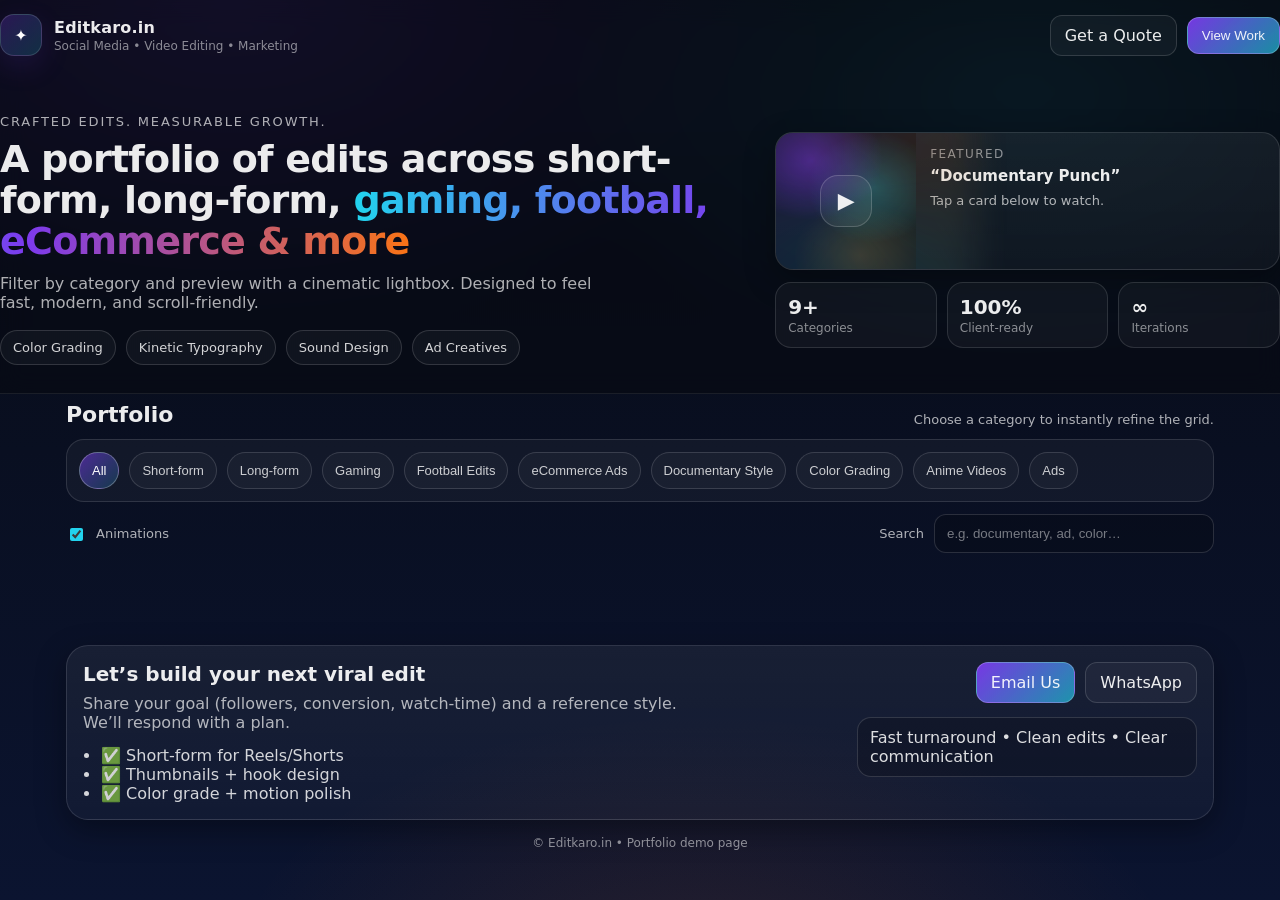
<file: index.html>
<!doctype html>
<html lang="en">
<head>
  <meta charset="UTF-8" />
  <meta name="viewport" content="width=device-width, initial-scale=1.0" />
  <title>Editkaro.in | Portfolio</title>
  <meta name="description" content="Editkaro.in — social media marketing & video editing portfolio." />
  <link rel="stylesheet" href="styles.css" />
</head>
<body>
  <a class="skip-link" href="#portfolio">Skip to portfolio</a>

  <header class="topbar" role="banner">
    <div class="topbar__inner">
      <div class="brand" aria-label="Editkaro.in">
        <div class="brand__mark" aria-hidden="true">✦</div>
        <div class="brand__text">
          <div class="brand__name">Editkaro.in</div>
          <div class="brand__tag">Social Media • Video Editing • Marketing</div>
        </div>
      </div>

      <div class="topbar__cta">
        <a class="btn btn--ghost" href="#contact">Get a Quote</a>
        <button class="btn btn--primary" id="btnScrollToPortfolio" type="button">View Work</button>
      </div>
    </div>

    <div class="hero" aria-label="Portfolio hero">
      <div class="hero__bg" aria-hidden="true"></div>
      <div class="hero__inner">
        <div class="hero__left">
          <p class="eyebrow">Crafted edits. Measurable growth.</p>
          <h1 class="hero__title">
            A portfolio of edits across short-form, long-form,
            <span class="gradient">gaming, football, eCommerce & more</span>
          </h1>
          <p class="hero__subtitle">
            Filter by category and preview with a cinematic lightbox. Designed to feel fast, modern, and scroll-friendly.
          </p>

          <div class="hero__chips" aria-label="Highlights">
            <span class="chip">Color Grading</span>
            <span class="chip">Kinetic Typography</span>
            <span class="chip">Sound Design</span>
            <span class="chip">Ad Creatives</span>
          </div>
        </div>

        <div class="hero__right" aria-label="Quick preview">
          <div class="preview-card" role="group" aria-label="Featured preview">
            <div class="preview-card__media" aria-hidden="true">
              <div class="preview-card__glow"></div>
              <div class="preview-card__play">▶</div>
            </div>
            <div class="preview-card__content">
              <div class="preview-card__meta">Featured</div>
              <div class="preview-card__title">“Documentary Punch”</div>
              <div class="preview-card__hint">Tap a card below to watch.</div>
            </div>
          </div>
          <div class="hero__stats" aria-label="Stats">
            <div class="stat"><div class="stat__num">9+</div><div class="stat__label">Categories</div></div>
            <div class="stat"><div class="stat__num">100%</div><div class="stat__label">Client-ready</div></div>
            <div class="stat"><div class="stat__num">∞</div><div class="stat__label">Iterations</div></div>
          </div>
        </div>
      </div>
    </div>
  </header>

  <main id="portfolio" class="page" role="main">
    <section class="section section--filters" aria-label="Filter by category">
      <div class="container">
        <div class="section__head">
          <h2 class="section__title">Portfolio</h2>
          <p class="section__subtitle">Choose a category to instantly refine the grid.</p>
        </div>

        <div class="filters" role="tablist" aria-label="Categories">
          <button class="filter" type="button" data-filter="all" aria-selected="true">All</button>
          <button class="filter" type="button" data-filter="shorts" aria-selected="false">Short-form</button>
          <button class="filter" type="button" data-filter="longform" aria-selected="false">Long-form</button>
          <button class="filter" type="button" data-filter="gaming" aria-selected="false">Gaming</button>
          <button class="filter" type="button" data-filter="football" aria-selected="false">Football Edits</button>
          <button class="filter" type="button" data-filter="ecommerce" aria-selected="false">eCommerce Ads</button>
          <button class="filter" type="button" data-filter="documentary" aria-selected="false">Documentary Style</button>
          <button class="filter" type="button" data-filter="colorgrading" aria-selected="false">Color Grading</button>
          <button class="filter" type="button" data-filter="anime" aria-selected="false">Anime Videos</button>
          <button class="filter" type="button" data-filter="ads" aria-selected="false">Ads</button>
        </div>

        <div class="filterbar" aria-label="Tools">
          <div class="toggle" role="group" aria-label="Motion">
            <label class="toggle__label">
              <input type="checkbox" id="toggleMotion" checked />
              <span>Animations</span>
            </label>
          </div>

          <div class="search">
            <label class="search__label" for="searchInput">Search</label>
            <input id="searchInput" type="search" placeholder="e.g. documentary, ad, color…" autocomplete="off" />
          </div>
        </div>
      </div>
    </section>

    <section class="section section--grid" aria-label="Video grid">
      <div class="container">
        <div class="grid" id="grid" aria-live="polite"></div>

        <div class="empty" id="emptyState" hidden>
          <div class="empty__title">No matching previews</div>
          <div class="empty__subtitle">Try a different category or search term.</div>
          <button class="btn btn--primary" type="button" id="btnClearFilters">Clear filters</button>
        </div>
      </div>
    </section>

    <section class="section section--contact" id="contact" aria-label="Contact">
      <div class="container">
        <div class="contact-card">
          <div class="contact-card__left">
            <h3 class="contact-card__title">Let’s build your next viral edit</h3>
            <p class="contact-card__subtitle">
              Share your goal (followers, conversion, watch-time) and a reference style. We’ll respond with a plan.
            </p>
            <ul class="contact-list">
              <li>✅ Short-form for Reels/Shorts</li>
              <li>✅ Thumbnails + hook design</li>
              <li>✅ Color grade + motion polish</li>
            </ul>
          </div>
          <div class="contact-card__right" aria-label="Quick CTA">
            <div class="contact-actions">
              <a class="btn btn--primary" href="#" onclick="return false;">Email Us</a>
              <a class="btn btn--ghost" href="#" onclick="return false;">WhatsApp</a>
            </div>
            <div class="contact-note">
              <div class="contact-note__bubble">Fast turnaround • Clean edits • Clear communication</div>
            </div>
          </div>
        </div>
        <div class="footer">© <span id="year"></span> Editkaro.in • Portfolio demo page</div>
      </div>
    </section>
  </main>

  <!-- Lightbox -->
  <div class="modal" id="modal" role="dialog" aria-modal="true" aria-hidden="true">
    <div class="modal__backdrop" data-close="true" aria-hidden="true"></div>

    <div class="modal__panel" role="document">
      <div class="modal__top">
        <div class="modal__titles">
          <div class="modal__category" id="modalCategory">Category</div>
          <div class="modal__title" id="modalTitle">Title</div>
        </div>
        <button class="icon-btn" type="button" id="modalClose" aria-label="Close preview">✕</button>
      </div>

      <div class="modal__media">
        <video id="modalVideo" controls playsinline preload="metadata"></video>
      </div>

      <div class="modal__bottom">
        <div class="modal__desc" id="modalDesc"></div>
        <div class="modal__tags" id="modalTags"></div>
      </div>
    </div>
  </div>

  <script src="app.js"></script>
</body>
</html>
</file>
<file: styles.css>
:root{
  --bg0:#070A12;
  --bg1:#0B1430;
  --card: rgba(255,255,255,.06);
  --card2: rgba(255,255,255,.08);
  --stroke: rgba(255,255,255,.12);
  --text: rgba(255,255,255,.92);
  --muted: rgba(255,255,255,.68);
  --muted2: rgba(255,255,255,.52);
  --brand1:#7C3AED;
  --brand2:#22D3EE;
  --brand3:#F97316;
  --good:#34D399;
  --danger:#FB7185;
  --shadow: 0 18px 60px rgba(0,0,0,.45);
  --shadow2: 0 10px 30px rgba(0,0,0,.35);
  --radius: 18px;
  --radius2: 14px;
  --focus: 0 0 0 3px rgba(34,211,238,.35);
  --gridGap: 14px;
}

*{box-sizing:border-box}
html,body{height:100%}
body{
  margin:0;
  font-family: ui-sans-serif, system-ui, -apple-system, Segoe UI, Roboto, Helvetica, Arial, "Apple Color Emoji","Segoe UI Emoji";
  color:var(--text);
  background:
    radial-gradient(1100px 600px at 18% 0%, rgba(124,58,237,.25), transparent 55%),
    radial-gradient(900px 500px at 80% 10%, rgba(34,211,238,.18), transparent 55%),
    radial-gradient(800px 460px at 55% 110%, rgba(249,115,22,.12), transparent 60%),
    linear-gradient(180deg, var(--bg0), var(--bg1));
  overflow-x:hidden;
}

.skip-link{
  position:absolute;
  left:-999px;
  top:10px;
  background:#fff;
  color:#000;
  padding:10px 12px;
  border-radius:10px;
  z-index:9999;
}
.skip-link:focus{left:12px; outline:none; box-shadow:var(--focus)}

.container{max-width:1180px; margin:0 auto; padding:0 16px;}

.topbar{position:sticky; top:0; z-index:50; backdrop-filter: blur(12px); background: rgba(7,10,18,.62); border-bottom:1px solid rgba(255,255,255,.08);} 
.topbar__inner{display:flex; align-items:center; justify-content:space-between; gap:16px; padding:14px 0;}

.brand{display:flex; align-items:center; gap:12px;}
.brand__mark{
  width:42px; height:42px; border-radius:14px;
  display:grid; place-items:center;
  background: linear-gradient(135deg, rgba(124,58,237,.26), rgba(34,211,238,.18));
  border:1px solid rgba(255,255,255,.14);
  box-shadow: 0 10px 30px rgba(124,58,237,.14);
  color:#fff;
  font-weight:800;
}
.brand__name{font-weight:900; letter-spacing:.2px; font-size:16px;}
.brand__tag{color:var(--muted2); font-size:12px; margin-top:2px;}

.topbar__cta{display:flex; align-items:center; gap:10px;}

.btn{
  display:inline-flex; align-items:center; justify-content:center;
  gap:10px;
  padding:10px 14px;
  border-radius:12px;
  text-decoration:none;
  border:1px solid rgba(255,255,255,.14);
  background: rgba(255,255,255,.05);
  color:var(--text);
  cursor:pointer;
  transition: transform .15s ease, background .15s ease, border-color .15s ease;
  user-select:none;
  white-space:nowrap;
}
.btn:hover{transform: translateY(-1px); background: rgba(255,255,255,.08); border-color: rgba(255,255,255,.22)}
.btn:focus{outline:none; box-shadow:var(--focus)}
.btn--primary{
  background: linear-gradient(135deg, rgba(124,58,237,.95), rgba(34,211,238,.65));
  border-color: rgba(255,255,255,.22);
}
.btn--primary:hover{background: linear-gradient(135deg, rgba(124,58,237,1), rgba(34,211,238,.85));}
.btn--ghost{background: rgba(255,255,255,.04)}

.hero{padding:26px 0 10px;}
.hero__inner{display:grid; grid-template-columns: 1.2fr .8fr; gap:18px; align-items:stretch;}

.hero__bg{position:absolute; inset:0; pointer-events:none;}

.hero__left{padding:18px 0;}
.eyebrow{color:var(--muted); margin:0 0 10px; font-size:13px; letter-spacing:.14em; text-transform:uppercase;}
.hero__title{margin:0; font-size:38px; line-height:1.08; letter-spacing:-.02em;}
.gradient{
  background: linear-gradient(90deg, var(--brand2), var(--brand1), var(--brand3));
  -webkit-background-clip:text; background-clip:text; color:transparent;
}
.hero__subtitle{margin:12px 0 18px; color:var(--muted); max-width:62ch;}

.hero__chips{display:flex; flex-wrap:wrap; gap:10px;}
.chip{
  padding:9px 12px;
  border-radius:999px;
  font-size:13px;
  color:rgba(255,255,255,.82);
  border:1px solid rgba(255,255,255,.14);
  background: rgba(255,255,255,.04);
}

.hero__right{display:flex; flex-direction:column; gap:12px; justify-content:center;}
.preview-card{
  border-radius: var(--radius);
  border:1px solid rgba(255,255,255,.12);
  background: linear-gradient(180deg, rgba(255,255,255,.06), rgba(255,255,255,.035));
  box-shadow: var(--shadow2);
  overflow:hidden;
  display:grid;
  grid-template-columns: 140px 1fr;
  min-height:138px;
}
.preview-card__media{
  position:relative;
  background:
    radial-gradient(120px 100px at 25% 20%, rgba(124,58,237,.45), transparent 60%),
    radial-gradient(120px 100px at 70% 40%, rgba(34,211,238,.30), transparent 55%),
    radial-gradient(120px 100px at 60% 90%, rgba(249,115,22,.20), transparent 55%),
    rgba(0,0,0,.28);
}
.preview-card__glow{position:absolute; inset:-60px; background: conic-gradient(from 180deg, rgba(34,211,238,.35), rgba(124,58,237,.35), rgba(249,115,22,.25), rgba(34,211,238,.35)); filter: blur(18px); opacity:.45;}
.preview-card__play{
  position:absolute; inset:0; display:grid; place-items:center;
  font-weight:900; font-size:22px;
  width:52px; height:52px; border-radius:18px;
  margin:auto;
  border:1px solid rgba(255,255,255,.18);
  background: rgba(255,255,255,.06);
}
.preview-card__content{padding:14px 14px 12px;}
.preview-card__meta{font-size:12px; color:var(--muted2); letter-spacing:.12em; text-transform:uppercase;}
.preview-card__title{margin-top:6px; font-weight:800; font-size:15px;}
.preview-card__hint{margin-top:8px; color:var(--muted); font-size:13px;}

.hero__stats{display:grid; grid-template-columns: repeat(3, 1fr); gap:10px;}
.stat{
  border-radius: 16px;
  border:1px solid rgba(255,255,255,.12);
  background: rgba(255,255,255,.04);
  padding:12px;
}
.stat__num{font-size:20px; font-weight:900;}
.stat__label{margin-top:2px; font-size:12px; color:var(--muted2)}

.section{padding:22px 0;}
.section__head{display:flex; align-items:flex-end; justify-content:space-between; gap:14px; margin-bottom:12px;}
.section__title{font-size:22px; margin:0;}
.section__subtitle{margin:0; color:var(--muted); font-size:13px;}

.section--filters{padding-top:8px;}

.filters{
  display:flex; flex-wrap:wrap; gap:10px;
  padding:12px;
  border-radius: var(--radius);
  background: rgba(255,255,255,.04);
  border:1px solid rgba(255,255,255,.12);
}
.filter{
  border-radius:999px;
  padding:10px 12px;
  border:1px solid rgba(255,255,255,.14);
  background: rgba(255,255,255,.03);
  color: rgba(255,255,255,.78);
  cursor:pointer;
  transition: transform .15s ease, background .15s ease, border-color .15s ease;
  font-size:13px;
}
.filter:hover{transform: translateY(-1px); border-color: rgba(255,255,255,.22); background: rgba(255,255,255,.06)}
.filter[aria-selected="true"]{
  background: linear-gradient(135deg, rgba(124,58,237,.55), rgba(34,211,238,.18));
  border-color: rgba(255,255,255,.28);
  color:#fff;
}
.filter:focus{outline:none; box-shadow:var(--focus)}

.filterbar{display:flex; gap:12px; align-items:center; justify-content:space-between; margin-top:12px; flex-wrap:wrap;}
.toggle__label{display:flex; align-items:center; gap:10px; color:var(--muted); user-select:none; font-size:13px;}
.toggle__label input{accent-color: var(--brand2); transform: translateY(1px)}

.search{display:flex; align-items:center; gap:10px; color:var(--muted);}
.search__label{font-size:13px;}
#searchInput{
  width: 280px; max-width: 75vw;
  padding:11px 12px;
  border-radius: 12px;
  border:1px solid rgba(255,255,255,.14);
  background: rgba(0,0,0,.18);
  color: var(--text);
}
#searchInput::placeholder{color: rgba(255,255,255,.45)}
#searchInput:focus{outline:none; box-shadow:var(--focus); border-color: rgba(255,255,255,.22)}

.section--grid{padding-top:16px;}

.grid{
  display:grid;
  grid-template-columns: repeat(3, minmax(0, 1fr));
  gap: var(--gridGap);
  margin-top: 10px;
}

.card{
  border-radius: var(--radius);
  border:1px solid rgba(255,255,255,.12);
  background: linear-gradient(180deg, rgba(255,255,255,.06), rgba(255,255,255,.035));
  overflow:hidden;
  position:relative;
  box-shadow: 0 18px 60px rgba(0,0,0,.22);
  transition: transform .18s ease, border-color .18s ease, background .18s ease;
}
.card:hover{transform: translateY(-3px); border-color: rgba(255,255,255,.22); background: linear-gradient(180deg, rgba(255,255,255,.08), rgba(255,255,255,.04));}
.card:focus-within{box-shadow: var(--shadow2), var(--focus)}

.card__thumb{
  aspect-ratio: 16 / 9;
  background:
    radial-gradient(200px 120px at 30% 30%, rgba(124,58,237,.35), transparent 55%),
    radial-gradient(200px 120px at 70% 50%, rgba(34,211,238,.22), transparent 55%),
    radial-gradient(200px 120px at 50% 90%, rgba(249,115,22,.14), transparent 55%),
    rgba(0,0,0,.25);
  position:relative;
}
.card__thumb::after{
  content:"";
  position:absolute; inset:0;
  background: linear-gradient(180deg, rgba(0,0,0,.0), rgba(0,0,0,.55));
  opacity:.85;
}
.card__thumb video{
  position:absolute; inset:0; width:100%; height:100%; object-fit:cover;
  opacity:.0;
  transform: scale(1.02);
  transition: opacity .2s ease;
}
.card:hover .card__thumb video{opacity:.95}

.card__badge{
  position:absolute; top:10px; left:10px;
  z-index:2;
  padding:7px 10px;
  border-radius:999px;
  font-size:12px;
  background: rgba(0,0,0,.35);
  border:1px solid rgba(255,255,255,.16);
  color: rgba(255,255,255,.86);
  backdrop-filter: blur(8px);
}

.card__play{
  position:absolute; inset:0;
  display:grid; place-items:center;
  z-index:2;
}
.card__playBtn{
  width:56px; height:56px;
  border-radius:20px;
  border:1px solid rgba(255,255,255,.18);
  background: rgba(255,255,255,.06);
  display:grid; place-items:center;
  font-size:22px; font-weight:900;
  transform: translateY(0);
  transition: transform .18s ease, background .18s ease;
}
.card:hover .card__playBtn{transform: translateY(-2px); background: rgba(255,255,255,.085)}

.card__body{padding:12px 14px 14px; position:relative;}
.card__title{font-weight:900; font-size:14px; line-height:1.25;}
.card__meta{margin-top:6px; color:var(--muted); font-size:13px;}
.card__tags{display:flex; flex-wrap:wrap; gap:8px; margin-top:10px;}
.pill{
  padding:6px 10px;
  border-radius:999px;
  font-size:12px;
  border:1px solid rgba(255,255,255,.14);
  background: rgba(255,255,255,.03);
  color: rgba(255,255,255,.78);
}

.empty{
  margin-top: 12px;
  border-radius: var(--radius);
  border:1px dashed rgba(255,255,255,.18);
  background: rgba(255,255,255,.03);
  padding:22px;
  text-align:center;
}
.empty__title{font-weight:900; font-size:16px;}
.empty__subtitle{color:var(--muted); margin-top:6px;}

.section--contact{padding-bottom:40px;}
.contact-card{
  border-radius: calc(var(--radius) + 4px);
  border:1px solid rgba(255,255,255,.12);
  background: linear-gradient(180deg, rgba(255,255,255,.06), rgba(255,255,255,.03));
  box-shadow: var(--shadow2);
  display:grid;
  grid-template-columns: 1.1fr .9fr;
  gap:14px;
  padding:16px;
}
.contact-card__title{margin:0; font-size:20px;}
.contact-card__subtitle{margin:8px 0 0; color:var(--muted);}
.contact-list{margin:14px 0 0; padding-left:18px; color: rgba(255,255,255,.82)}
.contact-actions{display:flex; gap:10px; flex-wrap:wrap; align-items:center; justify-content:flex-end;}
.contact-note{margin-top:14px; display:flex; justify-content:flex-end;}
.contact-note__bubble{
  max-width:340px;
  padding:10px 12px;
  border-radius: 14px;
  border:1px solid rgba(255,255,255,.14);
  background: rgba(0,0,0,.18);
  color: rgba(255,255,255,.86);
}
.footer{margin-top:16px; color: var(--muted2); font-size:12px; text-align:center;}

.modal{position:fixed; inset:0; display:none; z-index:1000;}
.modal.is-open{display:block;}
.modal__backdrop{
  position:absolute; inset:0;
  background: rgba(0,0,0,.62);
}
.modal__panel{
  position:relative;
  width:min(980px, calc(100vw - 22px));
  margin: 6vh auto;
  border-radius: 22px;
  border:1px solid rgba(255,255,255,.14);
  background: linear-gradient(180deg, rgba(12,20,48,.95), rgba(7,10,18,.95));
  box-shadow: var(--shadow);
  overflow:hidden;
}
.modal__top{display:flex; align-items:flex-start; justify-content:space-between; gap:12px; padding:14px 14px 10px;}
.modal__titles{min-width:0;}
.modal__category{font-size:12px; color:var(--muted2); letter-spacing:.12em; text-transform:uppercase;}
.modal__title{margin-top:6px; font-size:16px; font-weight:900;}
.icon-btn{
  width:42px; height:42px;
  border-radius:14px;
  border:1px solid rgba(255,255,255,.14);
  background: rgba(255,255,255,.05);
  color: var(--text);
  cursor:pointer;
}
.icon-btn:hover{background: rgba(255,255,255,.08)}
.icon-btn:focus{outline:none; box-shadow:var(--focus)}

.modal__media{padding:0 14px 12px;}
.modal__media video{width:100%; border-radius:16px; border:1px solid rgba(255,255,255,.12); background:#000}

.modal__bottom{padding:0 14px 16px;}
.modal__desc{color:var(--muted); line-height:1.5;}
.modal__tags{display:flex; flex-wrap:wrap; gap:10px; margin-top:12px;}

.fade-in{opacity:0; transform: translateY(10px); transition: opacity .6s ease, transform .6s ease;}
.fade-in.is-visible{opacity:1; transform: translateY(0)}

@media (max-width: 980px){
  .hero__inner{grid-template-columns: 1fr;}
  .preview-card{grid-template-columns: 130px 1fr;}
  .grid{grid-template-columns: repeat(2, minmax(0, 1fr));}
  .contact-card{grid-template-columns: 1fr;}
  .contact-actions{justify-content:flex-start;}
  .contact-note{justify-content:flex-start;}
}
@media (max-width: 620px){
  .hero__title{font-size:30px;}
  .topbar__cta a.btn--ghost{display:none;}
  .grid{grid-template-columns: 1fr;}
  .filterbar{gap:10px;}
  #searchInput{width: 100%;}
}

@media (prefers-reduced-motion: reduce){
  *{scroll-behavior:auto !important; transition:none !important; animation:none !important}
  .fade-in{opacity:1; transform:none;}
}
</file>
